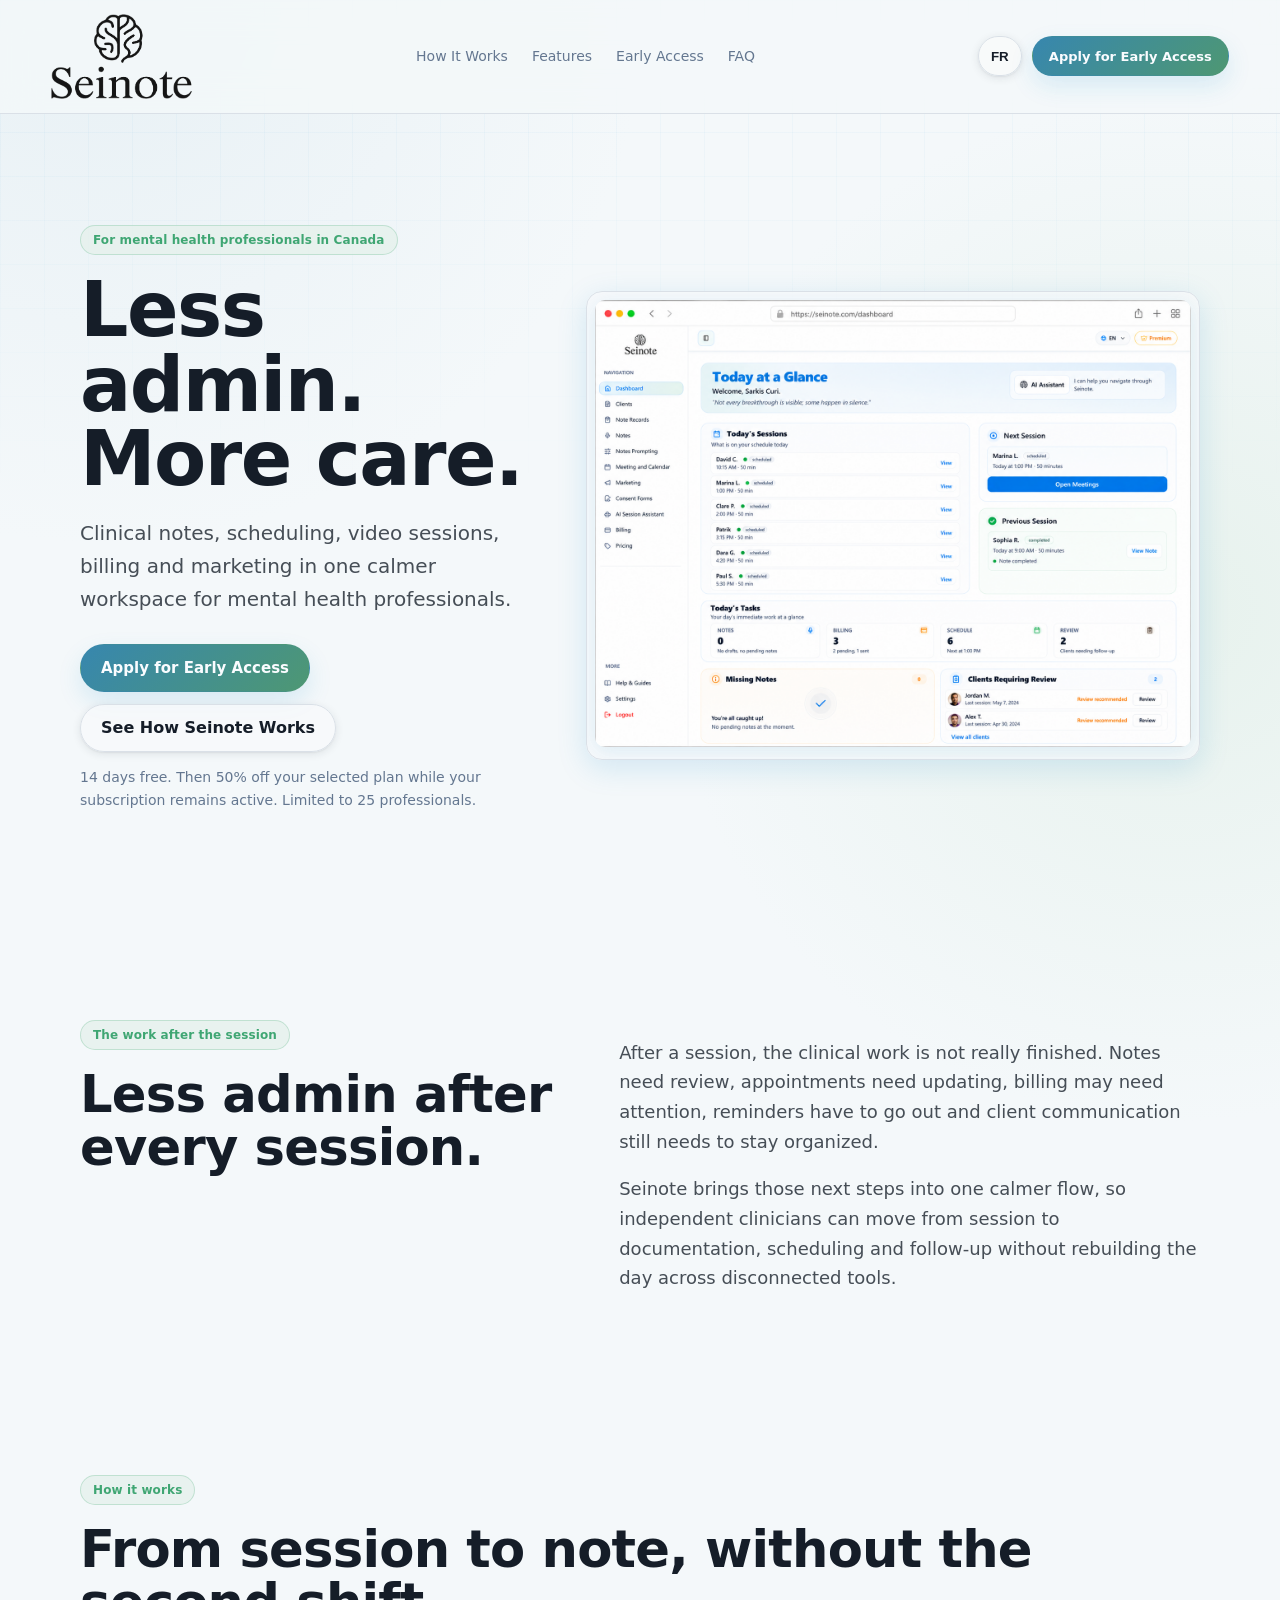
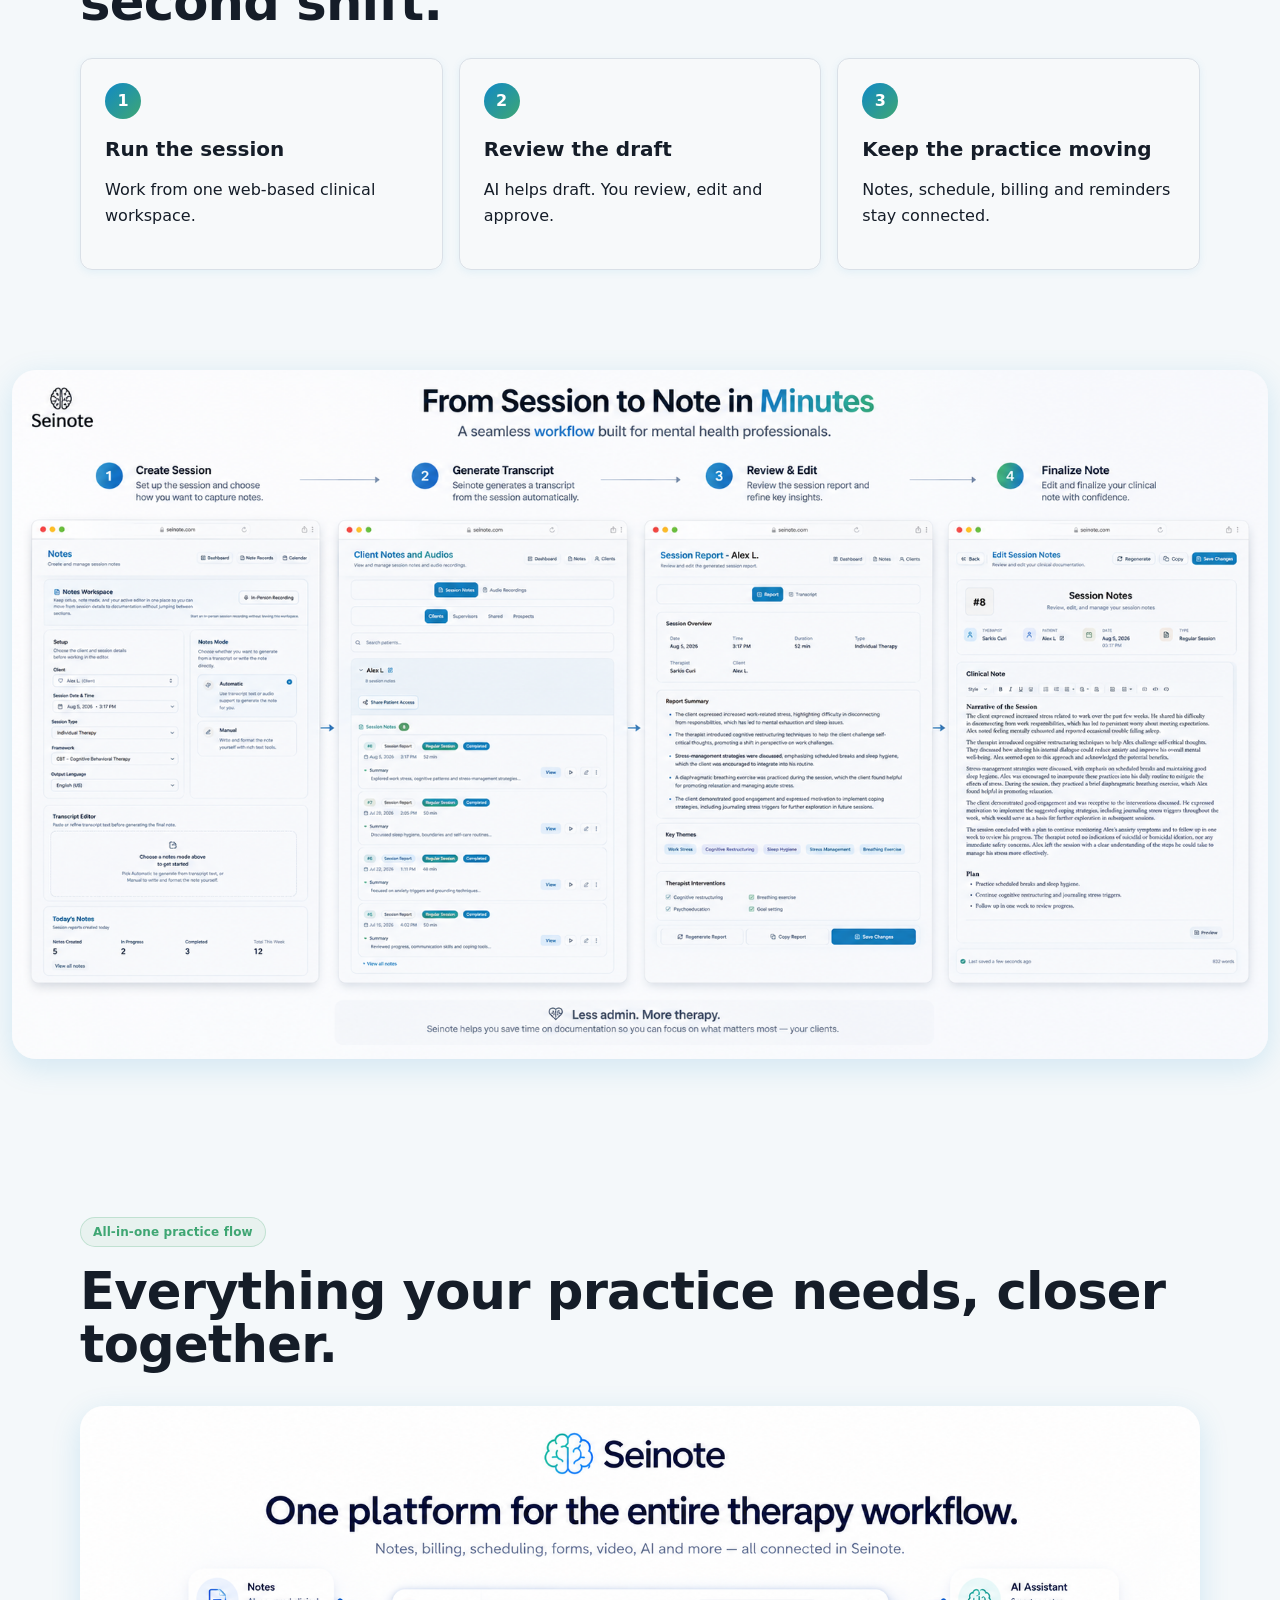
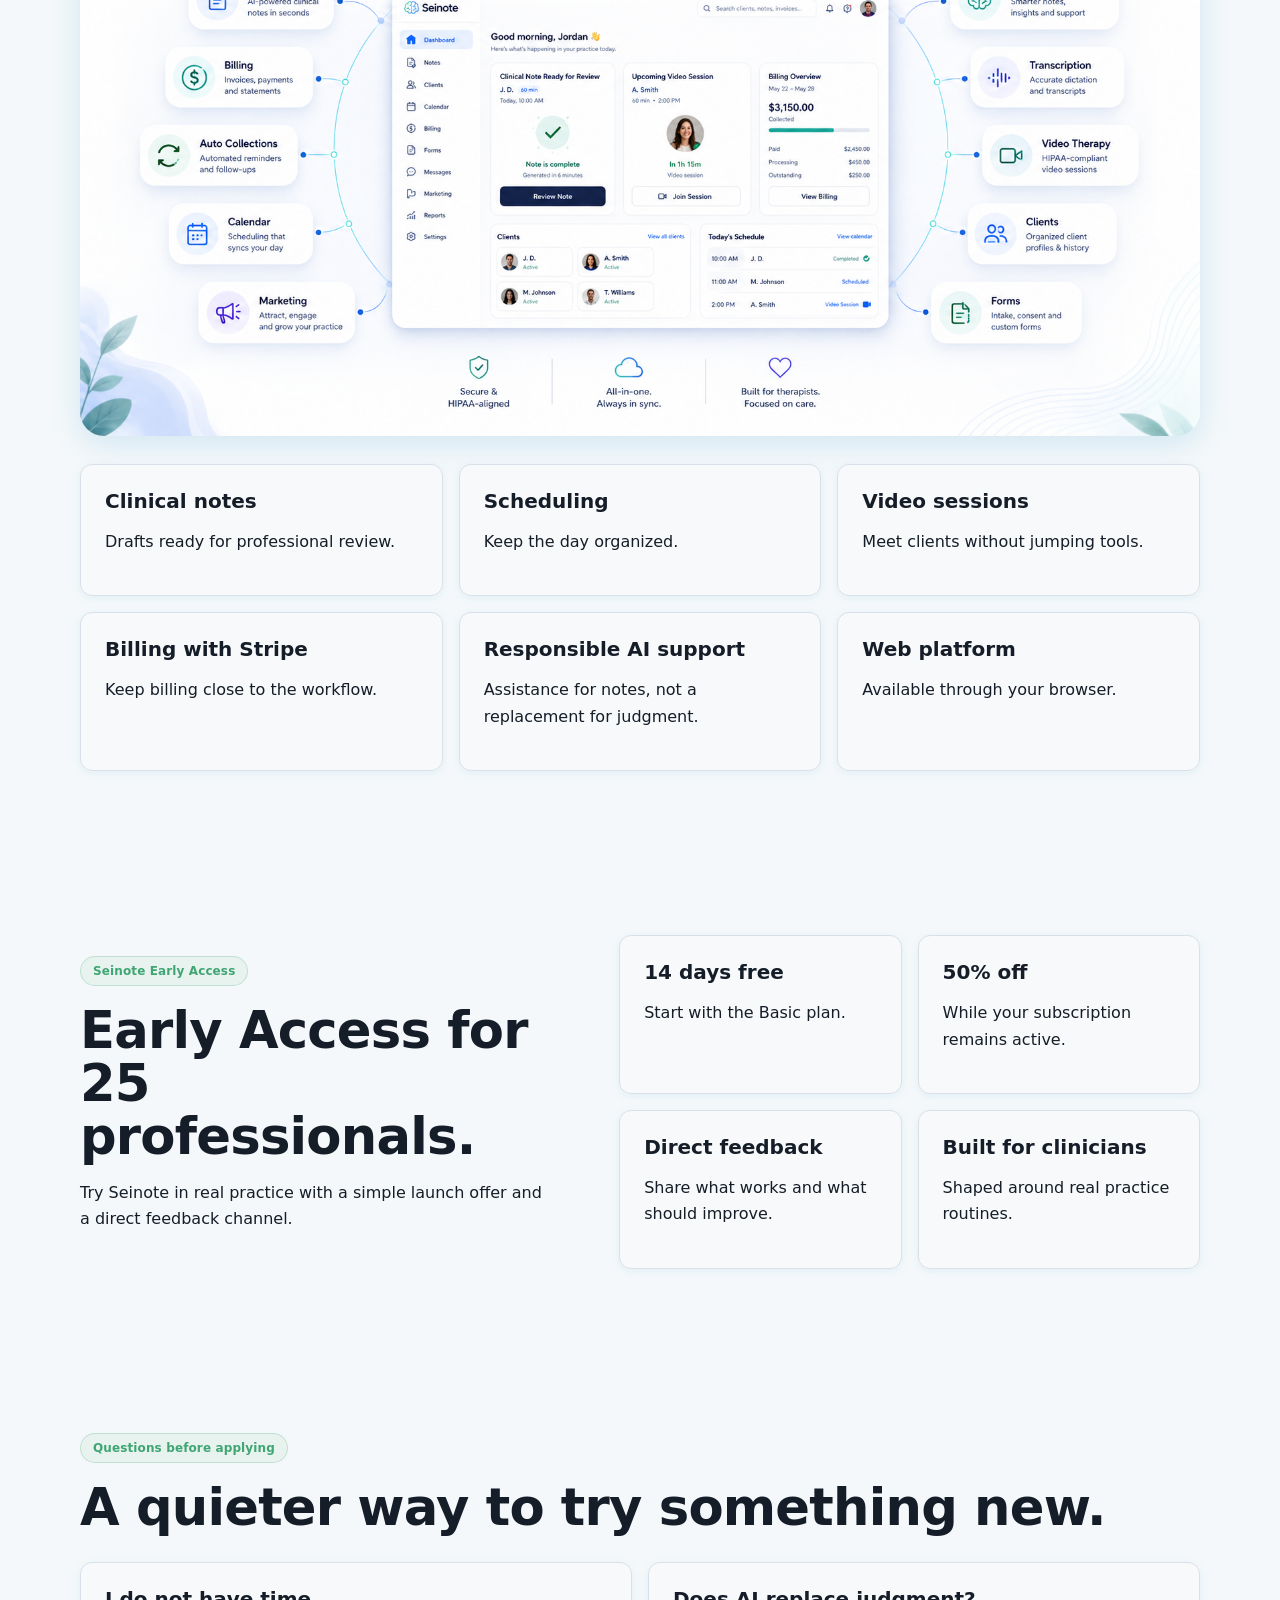
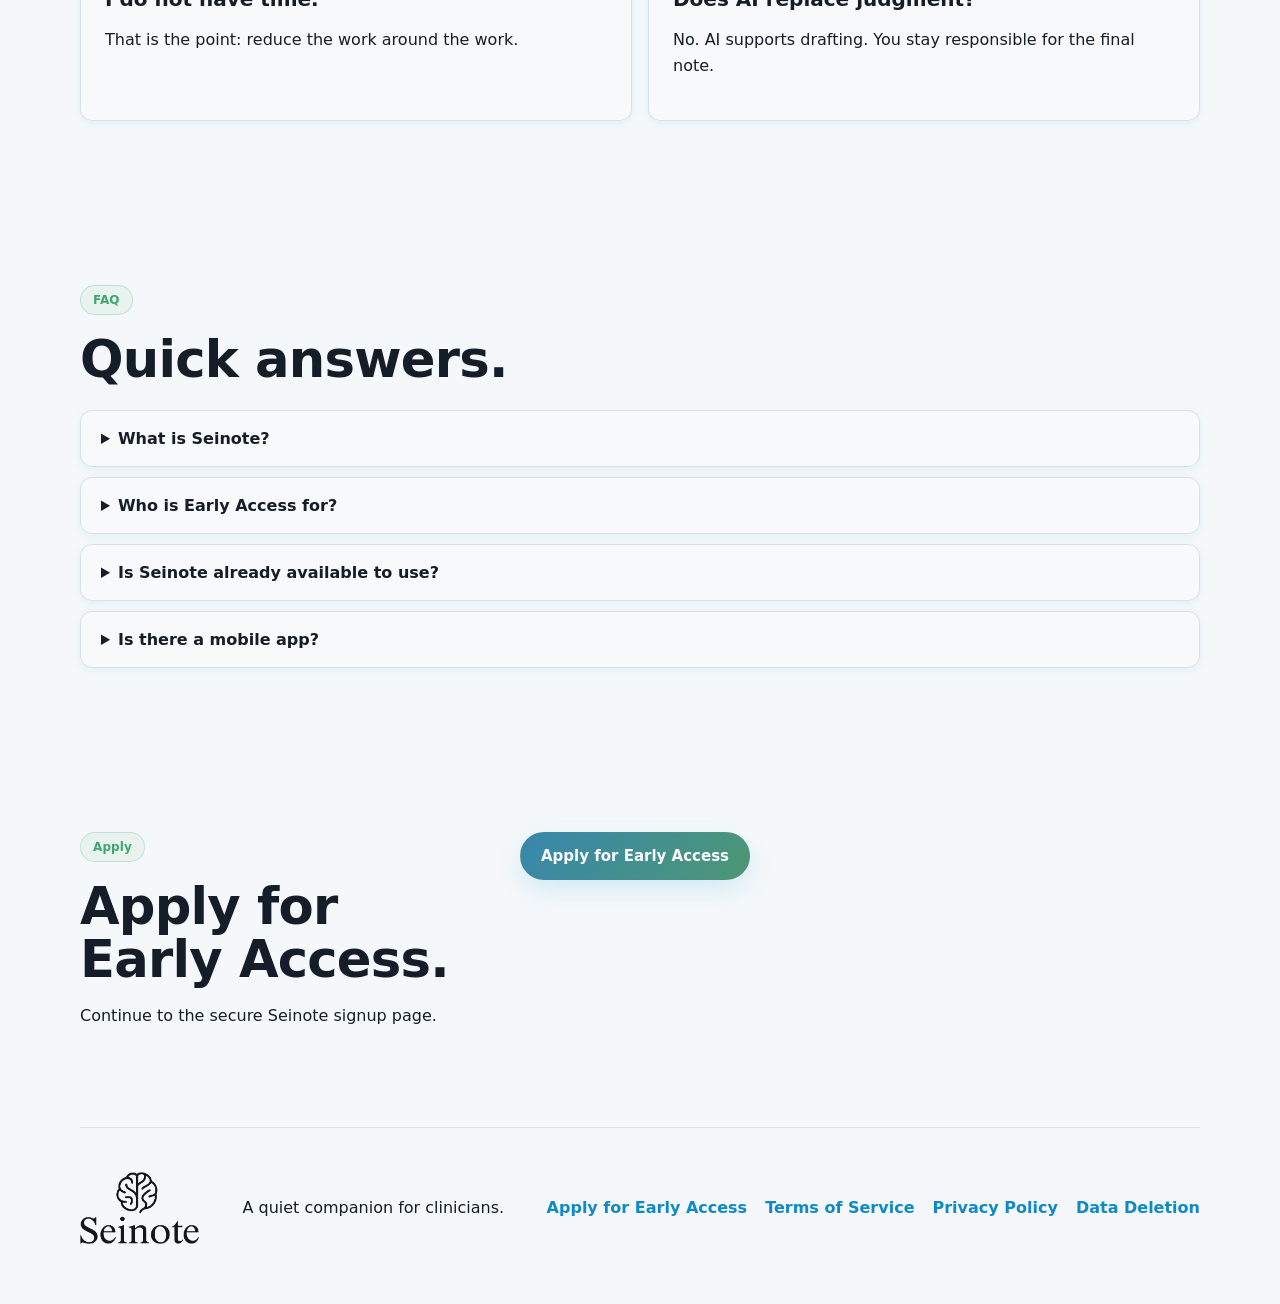
<file: index.html>
<!doctype html>
<html lang="en-CA">
  <head>
    <meta charset="utf-8" />
    <meta name="viewport" content="width=device-width, initial-scale=1" />
    <title>Seinote Early Access | Clinical Practice Platform for Mental Health Professionals</title>
    <meta name="description" content="Apply for Seinote Early Access. Selected Canadian mental health professionals receive 14 days free and 50% off while their subscription remains active." />
    <meta property="og:title" content="Seinote Early Access" />
    <meta property="og:description" content="Less admin. More care. Clinical notes, scheduling, video, billing and marketing in one calmer workspace." />
    <meta property="og:site_name" content="Seinote" />
    <meta property="og:locale" content="en_CA" />
    <meta property="og:image" content="assets/seinote/seinote-logo.png" />
    <link rel="icon" href="assets/seinote/favicon.png" />
    <link rel="stylesheet" href="seinote-early-access.css" />
    <!-- Google tag (gtag.js) -->
    <script async src="https://www.googletagmanager.com/gtag/js?id=AW-18244315052"></script>
    <script>
      window.dataLayer = window.dataLayer || [];
      function gtag(){dataLayer.push(arguments);}
      gtag("js", new Date());
      gtag("config", "AW-18244315052", { linker: { domains: ["marketing.seinote.ca", "seinote.com"] } });
    </script>
    <script>
      window.SEINOTE_META_PIXEL_ID = "1789780935779211";
    </script>
  </head>
  <body class="intro-active">
    <div class="intro-screen" aria-hidden="true">
      <div class="intro-glow"></div>
      <div class="intro-card">
        <img src="assets/seinote/seinote-logo.png" alt="" />
        <span data-i18n="intro_platform">Clinical Practice Platform</span>
      </div>
      <div class="intro-line"></div>
    </div>
    <header class="site-header">
      <a class="logo-link" href="#top" aria-label="Seinote Early Access home">
        <img src="assets/seinote/seinote-logo.png" alt="Seinote" />
      </a>
      <nav aria-label="Landing navigation">
        <a href="#how-it-works" data-i18n="nav_how">How It Works</a>
        <a href="#features" data-i18n="nav_features">Features</a>
        <a href="#early-access" data-i18n="nav_early">Early Access</a>
        <a href="#faq" data-i18n="nav_faq">FAQ</a>
      </nav>
      <div class="header-actions">
        <button class="language-toggle" type="button" data-language-toggle aria-label="Switch language">FR</button>
        <a class="button primary small cta-button" href="https://seinote.com/login" data-track="primary_cta">
          <span data-i18n="cta_apply">Apply for Early Access</span>
        </a>
      </div>
    </header>

    <main id="top">
      <section class="hero section">
        <div class="hero-copy">
          <span class="eyebrow" data-i18n="hero_eyebrow">For mental health professionals in Canada</span>
          <h1 data-i18n="hero_title">Less admin. More care.</h1>
          <p class="lead" data-i18n="hero_lead">Clinical notes, scheduling, video sessions, billing and marketing in one calmer workspace for mental health professionals.</p>
          <div class="hero-actions">
            <a class="button primary cta-button" href="https://seinote.com/login" data-track="primary_cta">
              <span data-i18n="cta_apply">Apply for Early Access</span>
            </a>
            <a class="button secondary" href="#how-it-works" data-track="secondary_cta" data-i18n="cta_see_how">See How Seinote Works</a>
          </div>
          <p class="micro" data-i18n="hero_micro">14 days free. Then 50% off your selected plan while your subscription remains active. Limited to 25 professionals.</p>
        </div>
        <div class="product-frame hero-image-frame" aria-label="Seinote dashboard preview">
          <img src="assets/seinote/seinote-dashboard-hero.png" alt="Seinote dashboard preview showing sessions, tasks and clinical workflow overview" />
        </div>
      </section>

      <section class="section split problem">
        <div>
          <span class="eyebrow" data-i18n="problem_eyebrow">The work after the session</span>
          <h2 data-i18n="problem_title">Less admin after every session.</h2>
        </div>
        <div class="stack">
          <p data-i18n="problem_p1">After a session, the clinical work is not really finished. Notes need review, appointments need updating, billing may need attention, reminders have to go out and client communication still needs to stay organized.</p>
          <p data-i18n="problem_p2">Seinote brings those next steps into one calmer flow, so independent clinicians can move from session to documentation, scheduling and follow-up without rebuilding the day across disconnected tools.</p>
        </div>
      </section>

      <section id="how-it-works" class="section">
        <span class="eyebrow" data-i18n="how_eyebrow">How it works</span>
        <h2 data-i18n="how_title">From session to note, without the second shift.</h2>
        <div class="cards three">
          <article><b>1</b><h3 data-i18n="how_1_title">Run the session</h3><p data-i18n="how_1_body">Work from one web-based clinical workspace.</p></article>
          <article><b>2</b><h3 data-i18n="how_2_title">Review the draft</h3><p data-i18n="how_2_body">AI helps draft. You review, edit and approve.</p></article>
          <article><b>3</b><h3 data-i18n="how_3_title">Keep the practice moving</h3><p data-i18n="how_3_body">Notes, schedule, billing and reminders stay connected.</p></article>
        </div>
      </section>

      <section class="section notes-flow" aria-label="Seinote session to note workflow">
        <img src="assets/seinote/seinote-notes-flow.png" alt="Seinote workflow from session creation to finalized clinical note" />
      </section>

      <section id="features" class="section flow">
        <div>
          <span class="eyebrow" data-i18n="features_eyebrow">All-in-one practice flow</span>
          <h2 data-i18n="features_title">Everything your practice needs, closer together.</h2>
        </div>
        <figure class="feature-overview-image">
          <img src="assets/seinote/seinote-practice-overview.png" alt="Seinote platform overview showing notes, billing, scheduling, forms, video, AI and client workflows connected in one place" />
        </figure>
        <div class="feature-grid">
          <article><h3 data-i18n="feature_1_title">Clinical notes</h3><p data-i18n="feature_1_body">Drafts ready for professional review.</p></article>
          <article><h3 data-i18n="feature_2_title">Scheduling</h3><p data-i18n="feature_2_body">Keep the day organized.</p></article>
          <article><h3 data-i18n="feature_3_title">Video sessions</h3><p data-i18n="feature_3_body">Meet clients without jumping tools.</p></article>
          <article><h3 data-i18n="feature_4_title">Billing with Stripe</h3><p data-i18n="feature_4_body">Keep billing close to the workflow.</p></article>
          <article><h3 data-i18n="feature_5_title">Responsible AI support</h3><p data-i18n="feature_5_body">Assistance for notes, not a replacement for judgment.</p></article>
          <article><h3 data-i18n="feature_6_title">Web platform</h3><p data-i18n="feature_6_body">Available through your browser.</p></article>
        </div>
      </section>

      <section id="early-access" class="section early">
        <div class="early-copy">
          <span class="eyebrow" data-i18n="early_eyebrow">Seinote Early Access</span>
          <h2 data-i18n="early_title">Early Access for 25 professionals.</h2>
          <p data-i18n="early_body">Try Seinote in real practice with a simple launch offer and a direct feedback channel.</p>
        </div>
        <div class="benefits">
          <article><h3 data-i18n="benefit_1_title">14 days free</h3><p data-i18n="benefit_1_body">Start with the Basic plan.</p></article>
          <article><h3 data-i18n="benefit_2_title">50% off</h3><p data-i18n="benefit_2_body">While your subscription remains active.</p></article>
          <article><h3 data-i18n="benefit_3_title">Direct feedback</h3><p data-i18n="benefit_3_body">Share what works and what should improve.</p></article>
          <article><h3 data-i18n="benefit_4_title">Built for clinicians</h3><p data-i18n="benefit_4_body">Shaped around real practice routines.</p></article>
        </div>
      </section>

      <section class="section objections">
        <span class="eyebrow" data-i18n="objections_eyebrow">Questions before applying</span>
        <h2 data-i18n="objections_title">A quieter way to try something new.</h2>
        <div class="cards two">
          <article><h3 data-i18n="objection_1_title">I do not have time.</h3><p data-i18n="objection_1_body">That is the point: reduce the work around the work.</p></article>
          <article><h3 data-i18n="objection_2_title">Does AI replace judgment?</h3><p data-i18n="objection_2_body">No. AI supports drafting. You stay responsible for the final note.</p></article>
        </div>
      </section>

      <section id="faq" class="section faq">
        <span class="eyebrow" data-i18n="faq_eyebrow">FAQ</span>
        <h2 data-i18n="faq_title">Quick answers.</h2>
        <div class="faq-list">
          <details><summary data-i18n="faq_1_q">What is Seinote?</summary><p data-i18n="faq_1_a">Seinote is a web platform for clinical notes, scheduling, video sessions and billing workflows.</p></details>
          <details><summary data-i18n="faq_2_q">Who is Early Access for?</summary><p data-i18n="faq_2_a">Mental health professionals in Canada, especially independent and growing practices.</p></details>
          <details><summary data-i18n="faq_3_q">Is Seinote already available to use?</summary><p data-i18n="faq_3_a">Yes. Early Access is for selected professionals to use Seinote in real practice.</p></details>
          <details><summary data-i18n="faq_4_q">Is there a mobile app?</summary><p data-i18n="faq_4_a">No. Seinote is currently available as a web platform.</p></details>
        </div>
      </section>

      <section class="section apply">
        <div>
          <span class="eyebrow" data-i18n="apply_eyebrow">Apply</span>
          <h2 data-i18n="apply_title">Apply for Early Access.</h2>
          <p data-i18n="apply_body">Continue to the secure Seinote signup page.</p>
        </div>
        <div class="apply-action">
          <a class="button primary cta-button" href="https://seinote.com/login" data-track="primary_cta">
            <span data-i18n="cta_apply">Apply for Early Access</span>
          </a>
        </div>
      </section>
    </main>

    <footer class="footer">
      <img src="assets/seinote/seinote-logo.png" alt="Seinote" />
      <p data-i18n="footer_line">A quiet companion for clinicians.</p>
      <div class="footer-links">
        <a href="https://seinote.com/login" data-track="primary_cta" data-i18n="cta_apply">Apply for Early Access</a>
        <a href="/terms">Terms of Service</a>
        <a href="/privacy">Privacy Policy</a>
        <a href="/data-deletion">Data Deletion</a>
      </div>
    </footer>

    <script src="seinote-early-access.js" defer></script>
  </body>
</html>
</file>
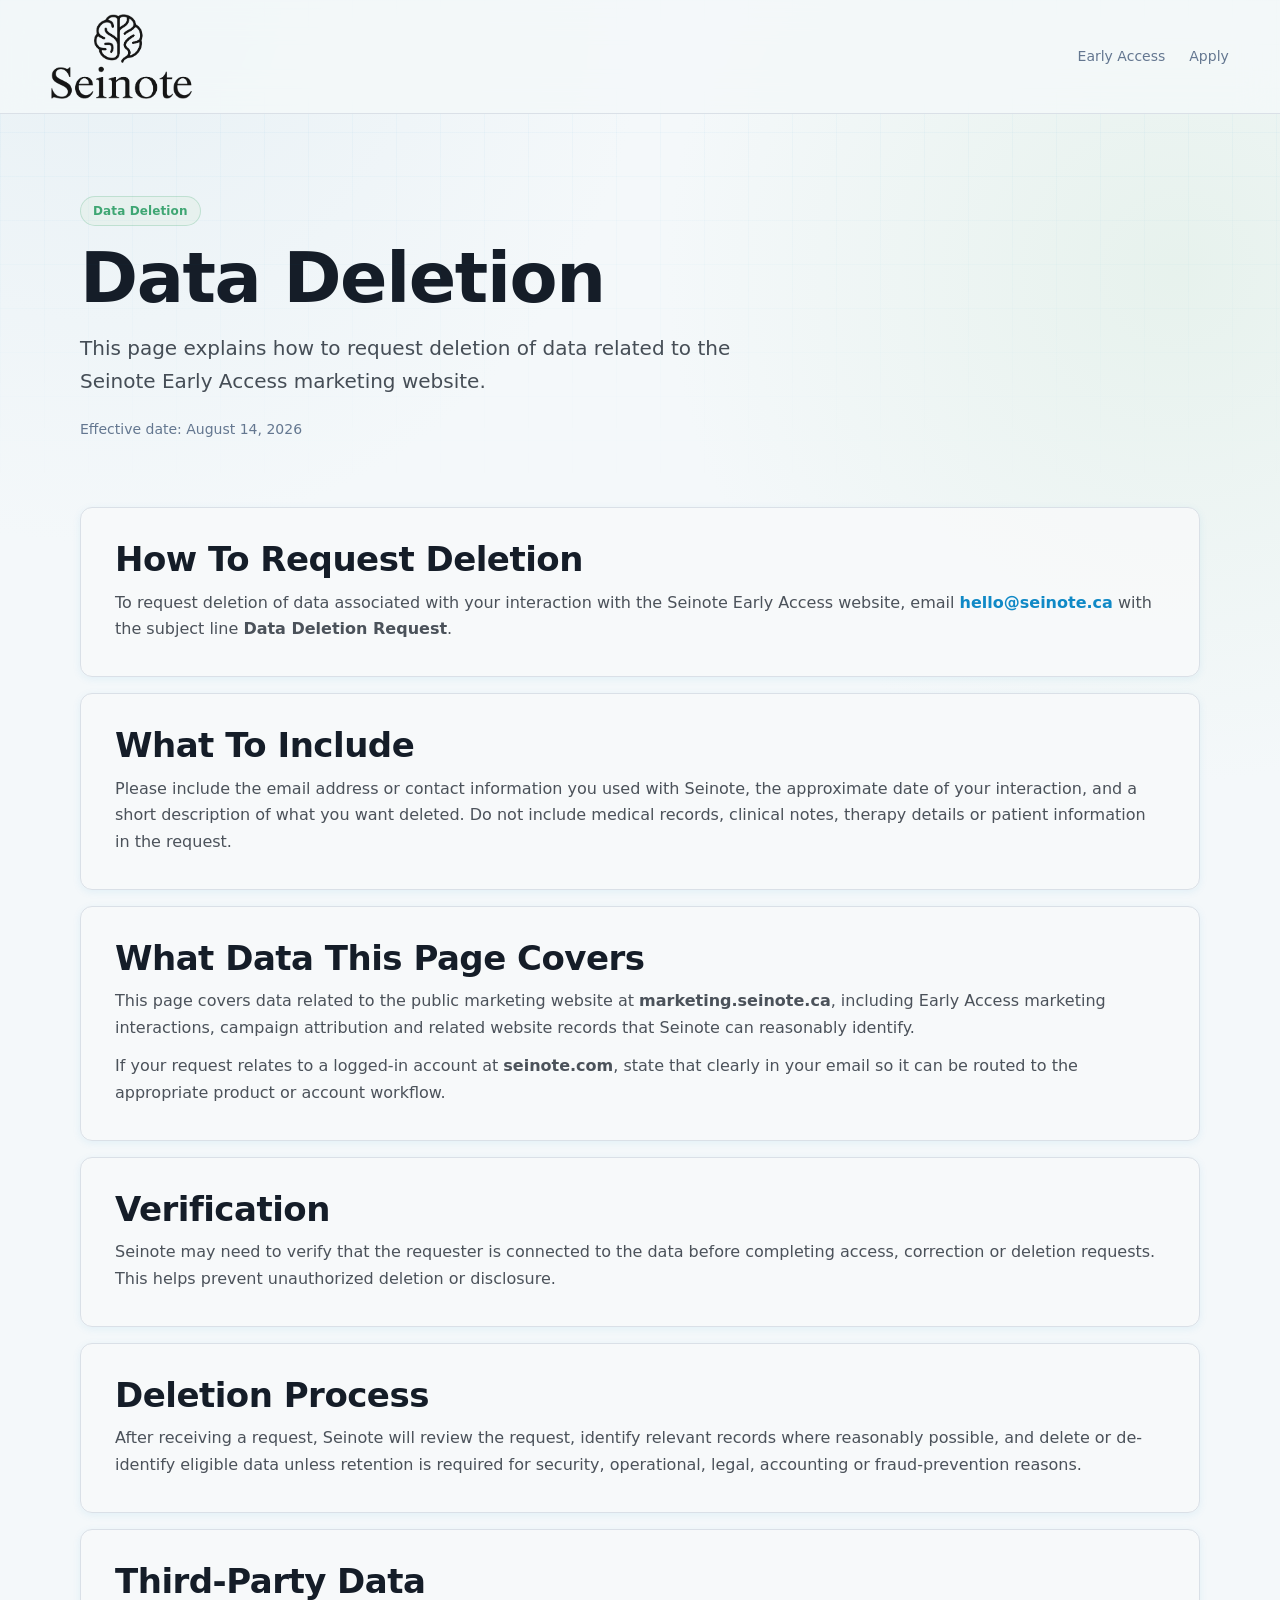
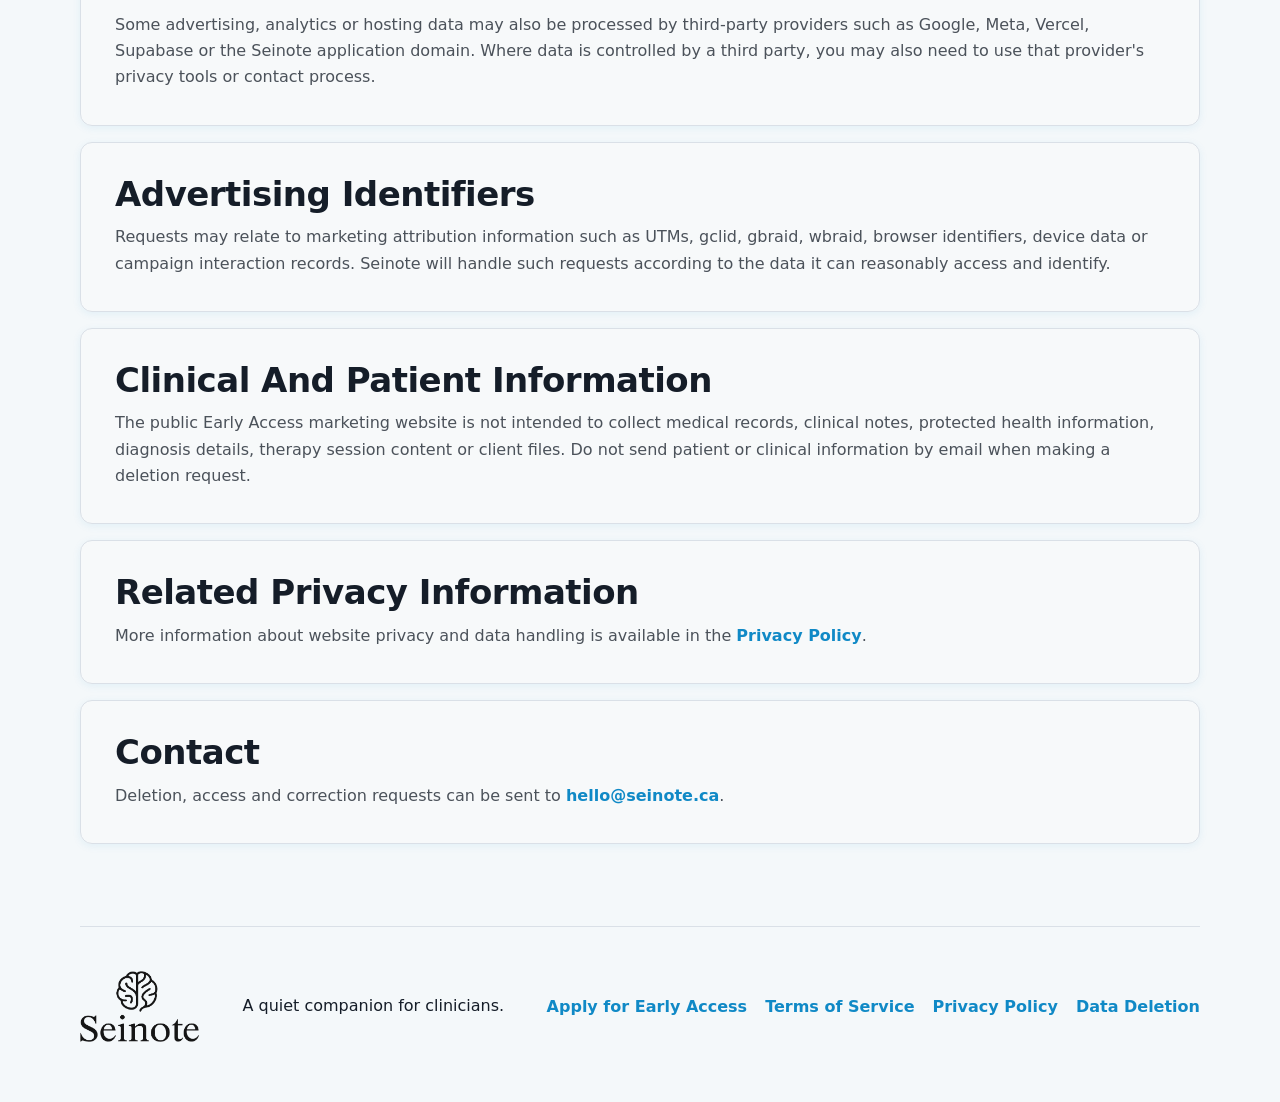
<file: data-deletion.html>
<!doctype html>
<html lang="en-CA">
  <head>
    <meta charset="utf-8" />
    <meta name="viewport" content="width=device-width, initial-scale=1" />
    <title>Data Deletion | Seinote</title>
    <meta name="description" content="How to request deletion of data related to the Seinote Early Access marketing website." />
    <meta property="og:title" content="Seinote Data Deletion" />
    <meta property="og:description" content="How users can request access, correction or deletion of data related to Seinote Early Access." />
    <meta property="og:site_name" content="Seinote" />
    <meta property="og:locale" content="en_CA" />
    <link rel="icon" href="/assets/seinote/favicon.png" />
    <link rel="stylesheet" href="/seinote-early-access.css" />
  </head>
  <body>
    <header class="site-header">
      <a class="logo-link" href="/" aria-label="Seinote Early Access home">
        <img src="/assets/seinote/seinote-logo.png" alt="Seinote" />
      </a>
      <nav aria-label="Data deletion navigation">
        <a href="/">Early Access</a>
        <a href="https://seinote.com/login">Apply</a>
      </nav>
    </header>

    <main id="top">
      <section class="section privacy-hero">
        <span class="eyebrow">Data Deletion</span>
        <h1>Data Deletion</h1>
        <p class="lead">This page explains how to request deletion of data related to the Seinote Early Access marketing website.</p>
        <p class="micro">Effective date: August 14, 2026</p>
      </section>

      <section class="section privacy-content">
        <article>
          <h2>How To Request Deletion</h2>
          <p>To request deletion of data associated with your interaction with the Seinote Early Access website, email <a href="mailto:hello@seinote.ca">hello@seinote.ca</a> with the subject line <strong>Data Deletion Request</strong>.</p>
        </article>

        <article>
          <h2>What To Include</h2>
          <p>Please include the email address or contact information you used with Seinote, the approximate date of your interaction, and a short description of what you want deleted. Do not include medical records, clinical notes, therapy details or patient information in the request.</p>
        </article>

        <article>
          <h2>What Data This Page Covers</h2>
          <p>This page covers data related to the public marketing website at <strong>marketing.seinote.ca</strong>, including Early Access marketing interactions, campaign attribution and related website records that Seinote can reasonably identify.</p>
          <p>If your request relates to a logged-in account at <strong>seinote.com</strong>, state that clearly in your email so it can be routed to the appropriate product or account workflow.</p>
        </article>

        <article>
          <h2>Verification</h2>
          <p>Seinote may need to verify that the requester is connected to the data before completing access, correction or deletion requests. This helps prevent unauthorized deletion or disclosure.</p>
        </article>

        <article>
          <h2>Deletion Process</h2>
          <p>After receiving a request, Seinote will review the request, identify relevant records where reasonably possible, and delete or de-identify eligible data unless retention is required for security, operational, legal, accounting or fraud-prevention reasons.</p>
        </article>

        <article>
          <h2>Third-Party Data</h2>
          <p>Some advertising, analytics or hosting data may also be processed by third-party providers such as Google, Meta, Vercel, Supabase or the Seinote application domain. Where data is controlled by a third party, you may also need to use that provider's privacy tools or contact process.</p>
        </article>

        <article>
          <h2>Advertising Identifiers</h2>
          <p>Requests may relate to marketing attribution information such as UTMs, gclid, gbraid, wbraid, browser identifiers, device data or campaign interaction records. Seinote will handle such requests according to the data it can reasonably access and identify.</p>
        </article>

        <article>
          <h2>Clinical And Patient Information</h2>
          <p>The public Early Access marketing website is not intended to collect medical records, clinical notes, protected health information, diagnosis details, therapy session content or client files. Do not send patient or clinical information by email when making a deletion request.</p>
        </article>

        <article>
          <h2>Related Privacy Information</h2>
          <p>More information about website privacy and data handling is available in the <a href="/privacy">Privacy Policy</a>.</p>
        </article>

        <article>
          <h2>Contact</h2>
          <p>Deletion, access and correction requests can be sent to <a href="mailto:hello@seinote.ca">hello@seinote.ca</a>.</p>
        </article>
      </section>
    </main>

    <footer class="footer">
      <img src="/assets/seinote/seinote-logo.png" alt="Seinote" />
      <p>A quiet companion for clinicians.</p>
      <div class="footer-links">
        <a href="https://seinote.com/login">Apply for Early Access</a>
        <a href="/terms">Terms of Service</a>
        <a href="/privacy">Privacy Policy</a>
        <a href="/data-deletion">Data Deletion</a>
      </div>
    </footer>
  </body>
</html>
</file>
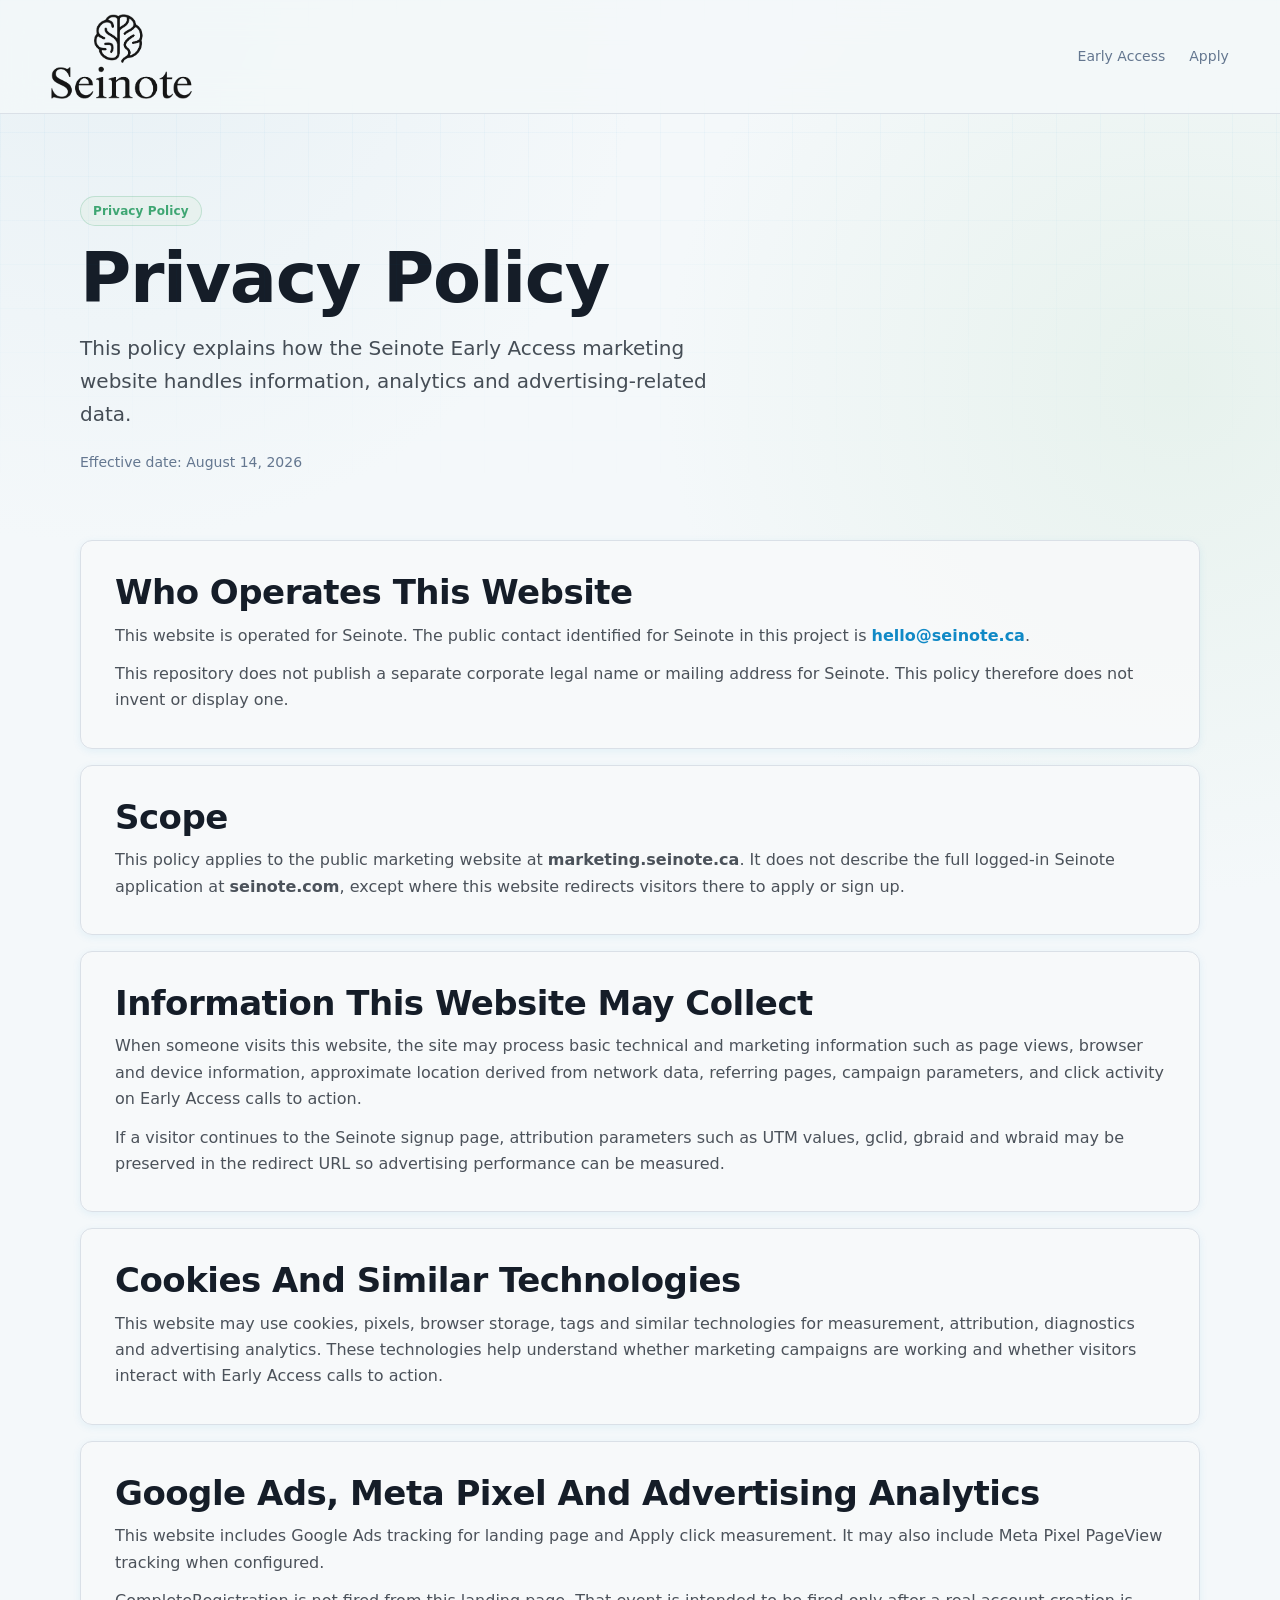
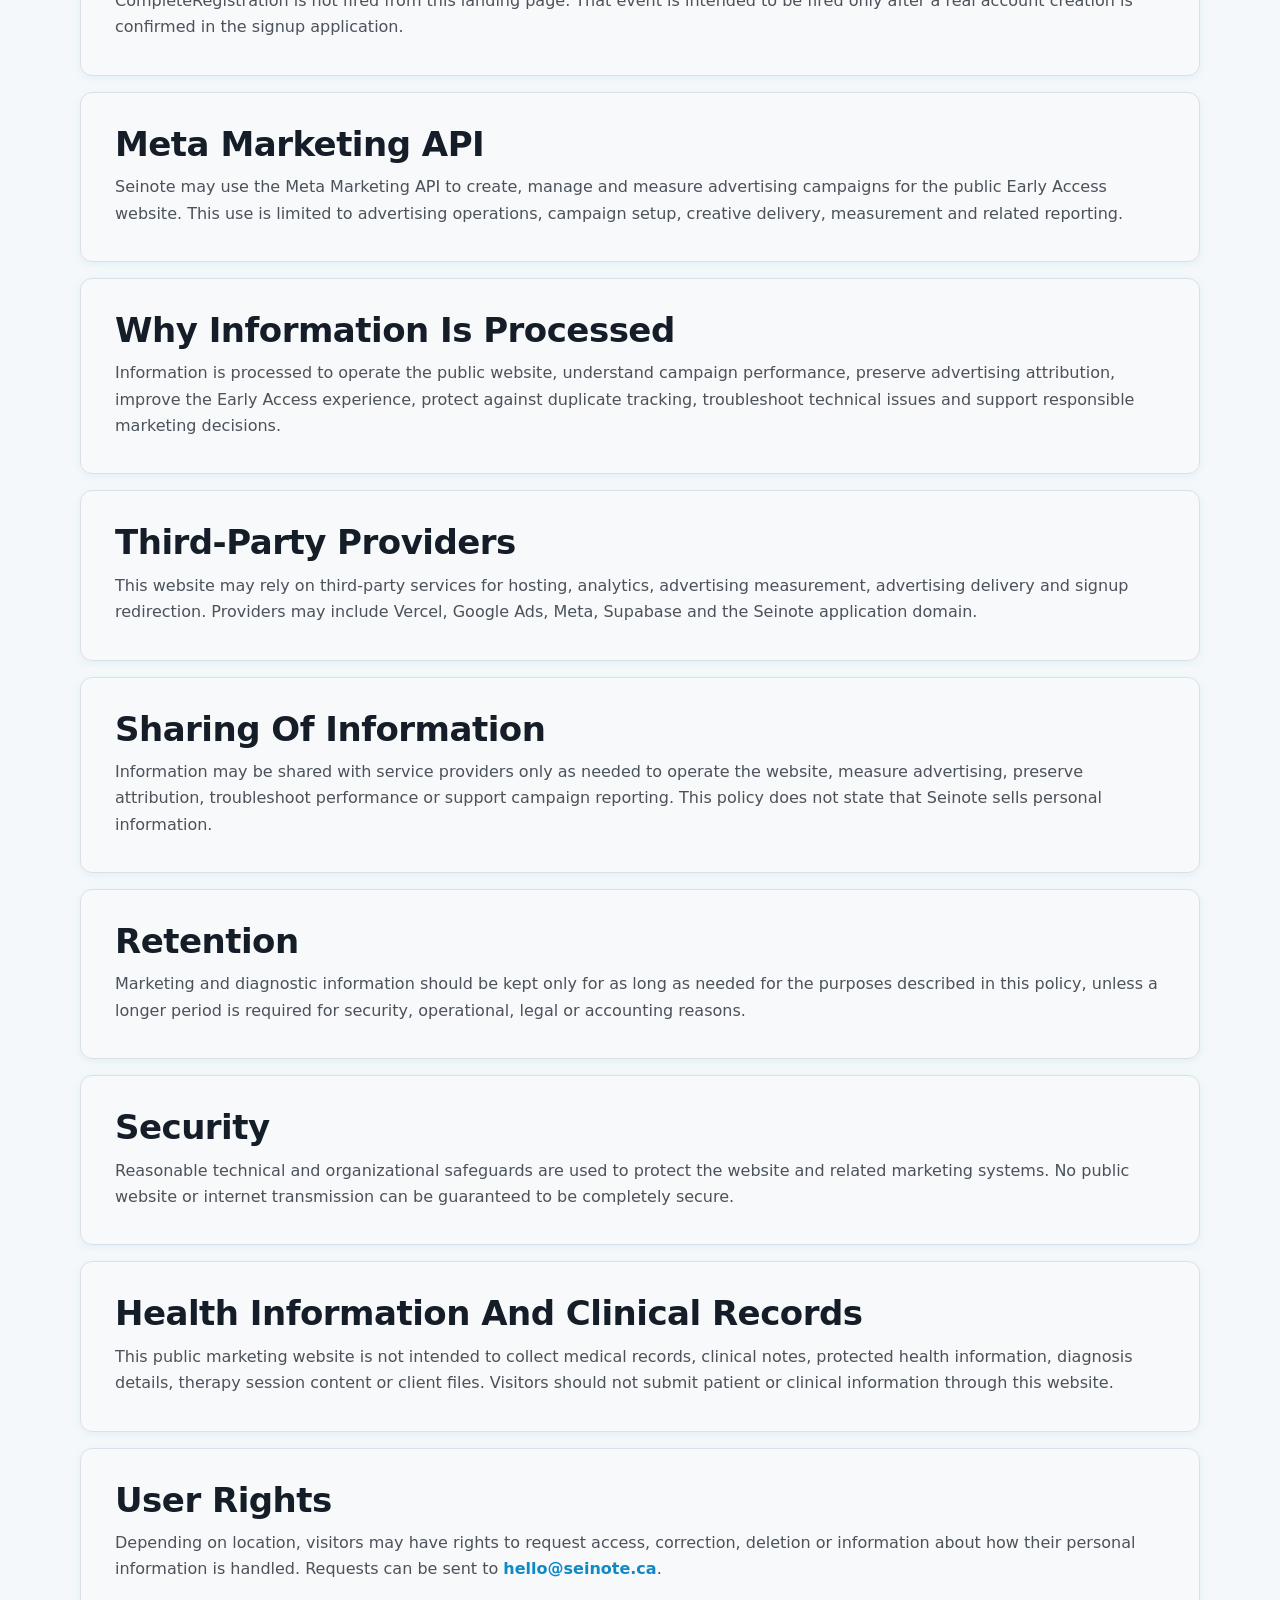
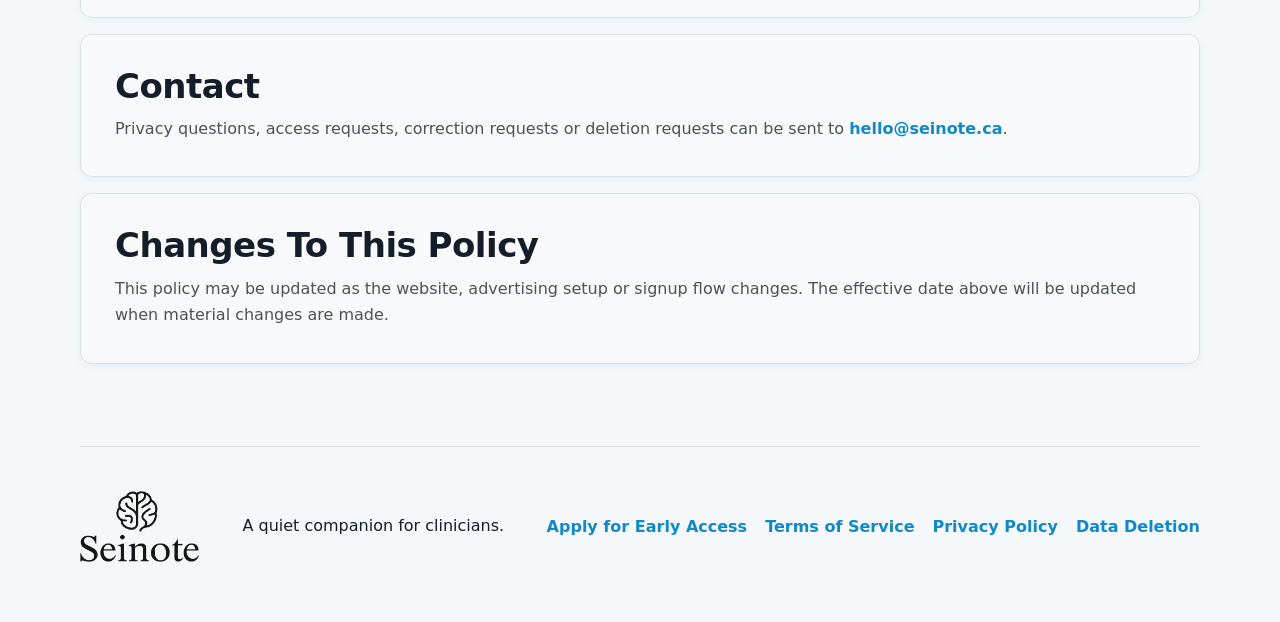
<file: privacy.html>
<!doctype html>
<html lang="en-CA">
  <head>
    <meta charset="utf-8" />
    <meta name="viewport" content="width=device-width, initial-scale=1" />
    <title>Privacy Policy | Seinote</title>
    <meta name="description" content="Privacy Policy for the Seinote Early Access marketing website." />
    <meta property="og:title" content="Seinote Privacy Policy" />
    <meta property="og:description" content="How the Seinote Early Access marketing website handles privacy, analytics and advertising data." />
    <meta property="og:site_name" content="Seinote" />
    <meta property="og:locale" content="en_CA" />
    <link rel="icon" href="/assets/seinote/favicon.png" />
    <link rel="stylesheet" href="/seinote-early-access.css" />
  </head>
  <body>
    <header class="site-header">
      <a class="logo-link" href="/" aria-label="Seinote Early Access home">
        <img src="/assets/seinote/seinote-logo.png" alt="Seinote" />
      </a>
      <nav aria-label="Privacy navigation">
        <a href="/">Early Access</a>
        <a href="https://seinote.com/login">Apply</a>
      </nav>
    </header>

    <main id="top">
      <section class="section privacy-hero">
        <span class="eyebrow">Privacy Policy</span>
        <h1>Privacy Policy</h1>
        <p class="lead">This policy explains how the Seinote Early Access marketing website handles information, analytics and advertising-related data.</p>
        <p class="micro">Effective date: August 14, 2026</p>
      </section>

      <section class="section privacy-content">
        <article>
          <h2>Who Operates This Website</h2>
          <p>This website is operated for Seinote. The public contact identified for Seinote in this project is <a href="mailto:hello@seinote.ca">hello@seinote.ca</a>.</p>
          <p>This repository does not publish a separate corporate legal name or mailing address for Seinote. This policy therefore does not invent or display one.</p>
        </article>

        <article>
          <h2>Scope</h2>
          <p>This policy applies to the public marketing website at <strong>marketing.seinote.ca</strong>. It does not describe the full logged-in Seinote application at <strong>seinote.com</strong>, except where this website redirects visitors there to apply or sign up.</p>
        </article>

        <article>
          <h2>Information This Website May Collect</h2>
          <p>When someone visits this website, the site may process basic technical and marketing information such as page views, browser and device information, approximate location derived from network data, referring pages, campaign parameters, and click activity on Early Access calls to action.</p>
          <p>If a visitor continues to the Seinote signup page, attribution parameters such as UTM values, gclid, gbraid and wbraid may be preserved in the redirect URL so advertising performance can be measured.</p>
        </article>

        <article>
          <h2>Cookies And Similar Technologies</h2>
          <p>This website may use cookies, pixels, browser storage, tags and similar technologies for measurement, attribution, diagnostics and advertising analytics. These technologies help understand whether marketing campaigns are working and whether visitors interact with Early Access calls to action.</p>
        </article>

        <article>
          <h2>Google Ads, Meta Pixel And Advertising Analytics</h2>
          <p>This website includes Google Ads tracking for landing page and Apply click measurement. It may also include Meta Pixel PageView tracking when configured.</p>
          <p>CompleteRegistration is not fired from this landing page. That event is intended to be fired only after a real account creation is confirmed in the signup application.</p>
        </article>

        <article>
          <h2>Meta Marketing API</h2>
          <p>Seinote may use the Meta Marketing API to create, manage and measure advertising campaigns for the public Early Access website. This use is limited to advertising operations, campaign setup, creative delivery, measurement and related reporting.</p>
        </article>

        <article>
          <h2>Why Information Is Processed</h2>
          <p>Information is processed to operate the public website, understand campaign performance, preserve advertising attribution, improve the Early Access experience, protect against duplicate tracking, troubleshoot technical issues and support responsible marketing decisions.</p>
        </article>

        <article>
          <h2>Third-Party Providers</h2>
          <p>This website may rely on third-party services for hosting, analytics, advertising measurement, advertising delivery and signup redirection. Providers may include Vercel, Google Ads, Meta, Supabase and the Seinote application domain.</p>
        </article>

        <article>
          <h2>Sharing Of Information</h2>
          <p>Information may be shared with service providers only as needed to operate the website, measure advertising, preserve attribution, troubleshoot performance or support campaign reporting. This policy does not state that Seinote sells personal information.</p>
        </article>

        <article>
          <h2>Retention</h2>
          <p>Marketing and diagnostic information should be kept only for as long as needed for the purposes described in this policy, unless a longer period is required for security, operational, legal or accounting reasons.</p>
        </article>

        <article>
          <h2>Security</h2>
          <p>Reasonable technical and organizational safeguards are used to protect the website and related marketing systems. No public website or internet transmission can be guaranteed to be completely secure.</p>
        </article>

        <article>
          <h2>Health Information And Clinical Records</h2>
          <p>This public marketing website is not intended to collect medical records, clinical notes, protected health information, diagnosis details, therapy session content or client files. Visitors should not submit patient or clinical information through this website.</p>
        </article>

        <article>
          <h2>User Rights</h2>
          <p>Depending on location, visitors may have rights to request access, correction, deletion or information about how their personal information is handled. Requests can be sent to <a href="mailto:hello@seinote.ca">hello@seinote.ca</a>.</p>
        </article>

        <article>
          <h2>Contact</h2>
          <p>Privacy questions, access requests, correction requests or deletion requests can be sent to <a href="mailto:hello@seinote.ca">hello@seinote.ca</a>.</p>
        </article>

        <article>
          <h2>Changes To This Policy</h2>
          <p>This policy may be updated as the website, advertising setup or signup flow changes. The effective date above will be updated when material changes are made.</p>
        </article>
      </section>
    </main>

    <footer class="footer">
      <img src="/assets/seinote/seinote-logo.png" alt="Seinote" />
      <p>A quiet companion for clinicians.</p>
      <div class="footer-links">
        <a href="https://seinote.com/login">Apply for Early Access</a>
        <a href="/terms">Terms of Service</a>
        <a href="/privacy">Privacy Policy</a>
        <a href="/data-deletion">Data Deletion</a>
      </div>
    </footer>
  </body>
</html>
</file>
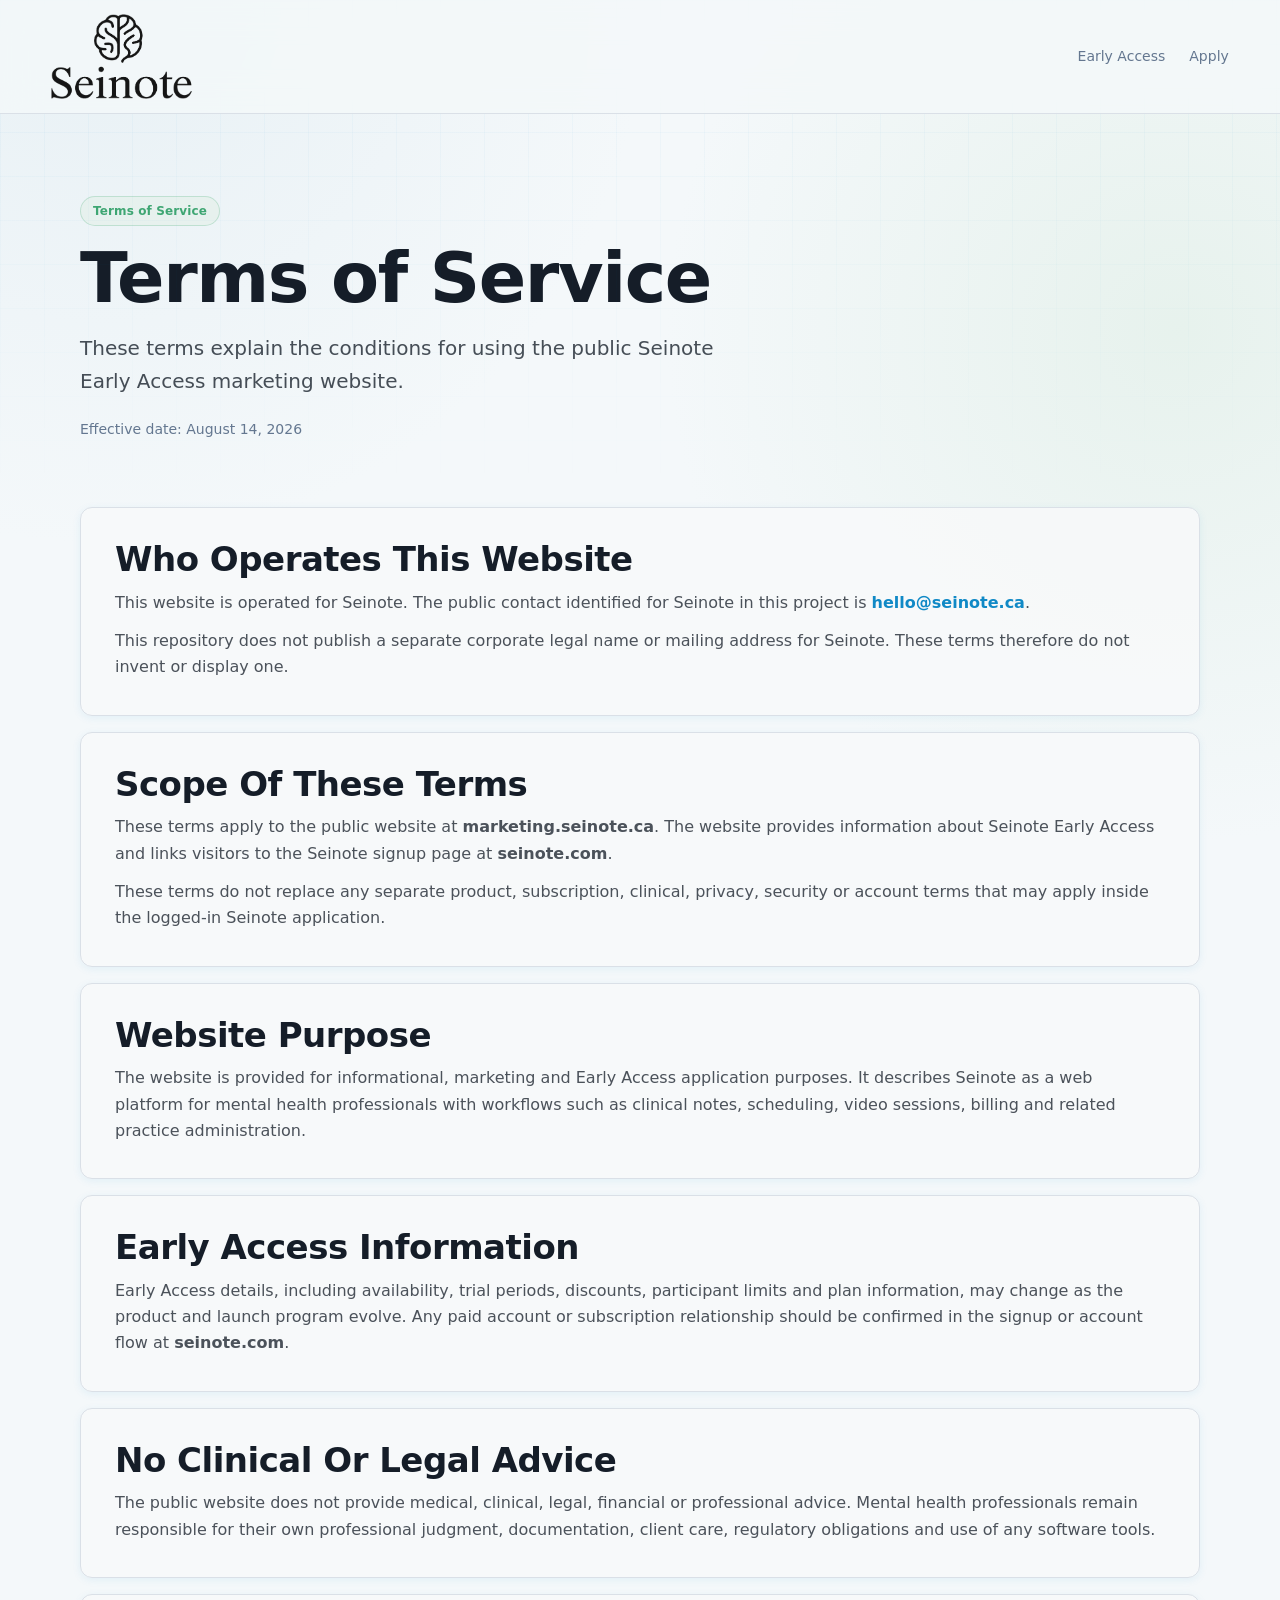
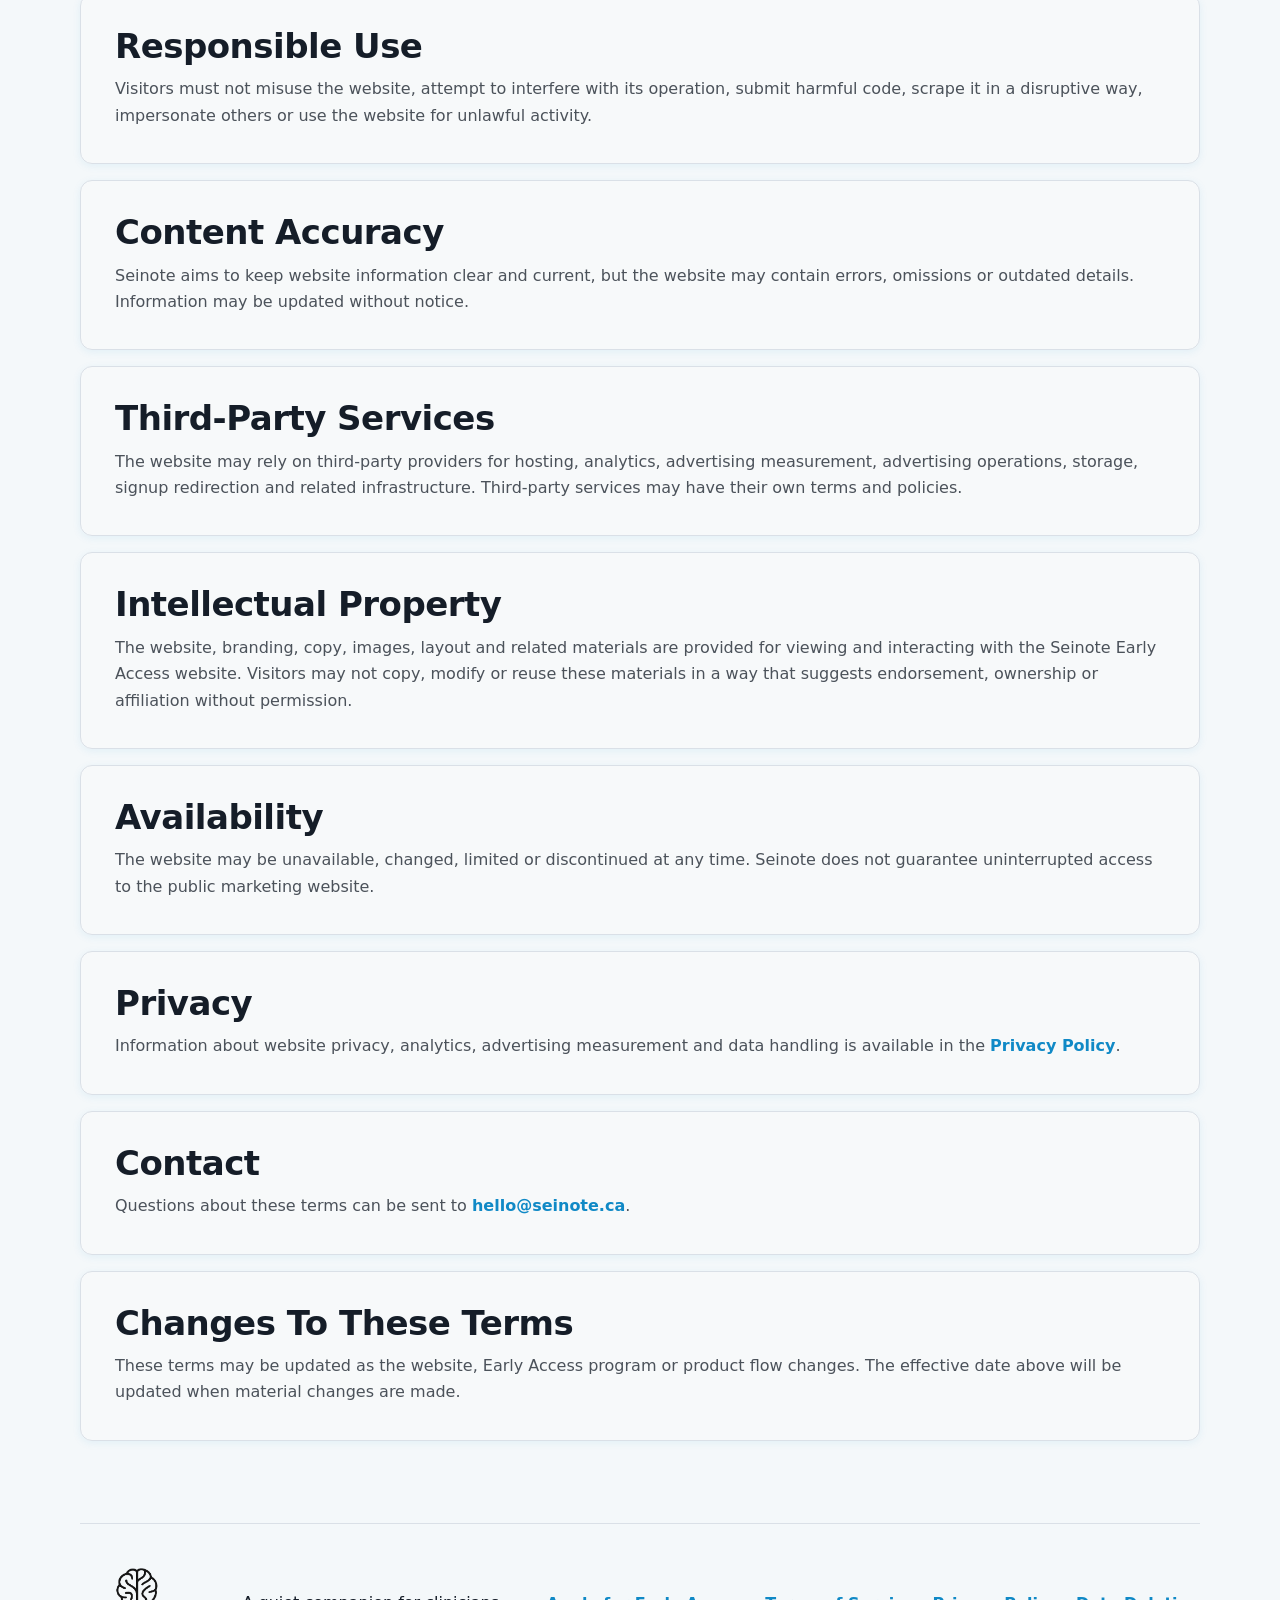
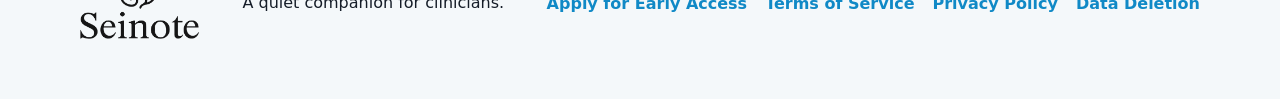
<file: terms.html>
<!doctype html>
<html lang="en-CA">
  <head>
    <meta charset="utf-8" />
    <meta name="viewport" content="width=device-width, initial-scale=1" />
    <title>Terms of Service | Seinote</title>
    <meta name="description" content="Terms of Service for the Seinote Early Access marketing website." />
    <meta property="og:title" content="Seinote Terms of Service" />
    <meta property="og:description" content="Terms for using the Seinote Early Access marketing website." />
    <meta property="og:site_name" content="Seinote" />
    <meta property="og:locale" content="en_CA" />
    <link rel="icon" href="/assets/seinote/favicon.png" />
    <link rel="stylesheet" href="/seinote-early-access.css" />
  </head>
  <body>
    <header class="site-header">
      <a class="logo-link" href="/" aria-label="Seinote Early Access home">
        <img src="/assets/seinote/seinote-logo.png" alt="Seinote" />
      </a>
      <nav aria-label="Terms navigation">
        <a href="/">Early Access</a>
        <a href="https://seinote.com/login">Apply</a>
      </nav>
    </header>

    <main id="top">
      <section class="section privacy-hero">
        <span class="eyebrow">Terms of Service</span>
        <h1>Terms of Service</h1>
        <p class="lead">These terms explain the conditions for using the public Seinote Early Access marketing website.</p>
        <p class="micro">Effective date: August 14, 2026</p>
      </section>

      <section class="section privacy-content">
        <article>
          <h2>Who Operates This Website</h2>
          <p>This website is operated for Seinote. The public contact identified for Seinote in this project is <a href="mailto:hello@seinote.ca">hello@seinote.ca</a>.</p>
          <p>This repository does not publish a separate corporate legal name or mailing address for Seinote. These terms therefore do not invent or display one.</p>
        </article>

        <article>
          <h2>Scope Of These Terms</h2>
          <p>These terms apply to the public website at <strong>marketing.seinote.ca</strong>. The website provides information about Seinote Early Access and links visitors to the Seinote signup page at <strong>seinote.com</strong>.</p>
          <p>These terms do not replace any separate product, subscription, clinical, privacy, security or account terms that may apply inside the logged-in Seinote application.</p>
        </article>

        <article>
          <h2>Website Purpose</h2>
          <p>The website is provided for informational, marketing and Early Access application purposes. It describes Seinote as a web platform for mental health professionals with workflows such as clinical notes, scheduling, video sessions, billing and related practice administration.</p>
        </article>

        <article>
          <h2>Early Access Information</h2>
          <p>Early Access details, including availability, trial periods, discounts, participant limits and plan information, may change as the product and launch program evolve. Any paid account or subscription relationship should be confirmed in the signup or account flow at <strong>seinote.com</strong>.</p>
        </article>

        <article>
          <h2>No Clinical Or Legal Advice</h2>
          <p>The public website does not provide medical, clinical, legal, financial or professional advice. Mental health professionals remain responsible for their own professional judgment, documentation, client care, regulatory obligations and use of any software tools.</p>
        </article>

        <article>
          <h2>Responsible Use</h2>
          <p>Visitors must not misuse the website, attempt to interfere with its operation, submit harmful code, scrape it in a disruptive way, impersonate others or use the website for unlawful activity.</p>
        </article>

        <article>
          <h2>Content Accuracy</h2>
          <p>Seinote aims to keep website information clear and current, but the website may contain errors, omissions or outdated details. Information may be updated without notice.</p>
        </article>

        <article>
          <h2>Third-Party Services</h2>
          <p>The website may rely on third-party providers for hosting, analytics, advertising measurement, advertising operations, storage, signup redirection and related infrastructure. Third-party services may have their own terms and policies.</p>
        </article>

        <article>
          <h2>Intellectual Property</h2>
          <p>The website, branding, copy, images, layout and related materials are provided for viewing and interacting with the Seinote Early Access website. Visitors may not copy, modify or reuse these materials in a way that suggests endorsement, ownership or affiliation without permission.</p>
        </article>

        <article>
          <h2>Availability</h2>
          <p>The website may be unavailable, changed, limited or discontinued at any time. Seinote does not guarantee uninterrupted access to the public marketing website.</p>
        </article>

        <article>
          <h2>Privacy</h2>
          <p>Information about website privacy, analytics, advertising measurement and data handling is available in the <a href="/privacy">Privacy Policy</a>.</p>
        </article>

        <article>
          <h2>Contact</h2>
          <p>Questions about these terms can be sent to <a href="mailto:hello@seinote.ca">hello@seinote.ca</a>.</p>
        </article>

        <article>
          <h2>Changes To These Terms</h2>
          <p>These terms may be updated as the website, Early Access program or product flow changes. The effective date above will be updated when material changes are made.</p>
        </article>
      </section>
    </main>

    <footer class="footer">
      <img src="/assets/seinote/seinote-logo.png" alt="Seinote" />
      <p>A quiet companion for clinicians.</p>
      <div class="footer-links">
        <a href="https://seinote.com/login">Apply for Early Access</a>
        <a href="/terms">Terms of Service</a>
        <a href="/privacy">Privacy Policy</a>
        <a href="/data-deletion">Data Deletion</a>
      </div>
    </footer>
  </body>
</html>
</file>
<file: seinote-early-access.css>
:root {
  --background: 205 40% 97%;
  --foreground: 215 30% 12%;
  --card: 200 30% 98%;
  --surface-elevated: 200 25% 96%;
  --primary: 200 85% 42%;
  --primary-soft: 200 40% 92%;
  --secondary: 150 45% 45%;
  --secondary-soft: 150 30% 92%;
  --muted: 210 18% 93%;
  --muted-foreground: 215 18% 48%;
  --accent: 25 35% 91%;
  --warning: 35 85% 55%;
  --border: 210 20% 88%;
  --ring: 200 85% 45%;
  --radius: 12px;
  --radius-lg: 16px;
  --radius-xl: 24px;
  --gradient-primary: linear-gradient(135deg, hsl(var(--primary)), hsl(var(--secondary)));
  --gradient-soft: linear-gradient(180deg, hsl(var(--primary-soft)), hsl(var(--secondary-soft)));
  --shadow-soft: 0 2px 8px hsl(var(--primary) / .08);
  --shadow-medium: 0 4px 20px hsl(var(--primary) / .12);
  --shadow-strong: 0 8px 30px hsl(var(--primary) / .15);
  --shadow-control: 0 2px 8px hsl(215 25% 15% / .1), 0 1px 2px hsl(215 25% 15% / .06);
  --shadow-control-hover: 0 4px 12px hsl(215 25% 15% / .15), 0 2px 4px hsl(215 25% 15% / .1);
}

* { box-sizing: border-box; }
html { scroll-behavior: smooth; }
body {
  margin: 0;
  color: hsl(var(--foreground));
  background:
    radial-gradient(circle at 8% 0%, hsl(var(--primary-soft) / .7), transparent 34rem),
    radial-gradient(circle at 92% 10%, hsl(var(--secondary-soft) / .85), transparent 32rem),
    hsl(var(--background));
  font-family: ui-sans-serif, system-ui, -apple-system, BlinkMacSystemFont, "Segoe UI", sans-serif;
  -webkit-font-smoothing: antialiased;
  -moz-osx-font-smoothing: grayscale;
}
body::before {
  content: "";
  position: fixed;
  inset: 0;
  pointer-events: none;
  background:
    linear-gradient(90deg, hsl(var(--primary) / .045) 1px, transparent 1px),
    linear-gradient(hsl(var(--primary) / .045) 1px, transparent 1px);
  background-size: 44px 44px;
  mask-image: linear-gradient(to bottom, black, transparent 55%);
}
body.intro-active {
  overflow: hidden;
}
.intro-screen {
  position: fixed;
  inset: 0;
  z-index: 100;
  display: grid;
  place-items: center;
  background:
    radial-gradient(circle at 50% 42%, hsl(var(--primary-soft)), transparent 24rem),
    linear-gradient(180deg, hsl(var(--background)), hsl(var(--surface-elevated)));
  transition: opacity .55s ease, visibility .55s ease;
}
.intro-screen.is-hidden {
  opacity: 0;
  visibility: hidden;
  pointer-events: none;
}
.intro-glow {
  position: absolute;
  width: min(54vw, 540px);
  aspect-ratio: 1;
  border-radius: 999px;
  background: var(--gradient-primary);
  filter: blur(70px);
  opacity: .15;
  animation: introPulse 1.45s ease-in-out both;
}
.intro-card {
  position: relative;
  z-index: 1;
  display: grid;
  gap: 18px;
  justify-items: center;
  padding: 28px 34px;
  border: 1px solid hsl(var(--border));
  border-radius: var(--radius-xl);
  background: hsl(var(--card) / .82);
  box-shadow: var(--shadow-strong);
  backdrop-filter: blur(18px);
  animation: introRise 1.15s cubic-bezier(.2, .8, .2, 1) both;
}
.intro-card img {
  width: min(54vw, 210px);
}
.intro-card span {
  color: hsl(var(--muted-foreground));
  font-size: 13px;
  font-weight: 700;
  letter-spacing: .08em;
  text-transform: uppercase;
}
.intro-line {
  position: absolute;
  bottom: clamp(48px, 8vh, 86px);
  width: min(260px, 54vw);
  height: 3px;
  overflow: hidden;
  border-radius: 999px;
  background: hsl(var(--border));
}
.intro-line::after {
  content: "";
  display: block;
  width: 100%;
  height: 100%;
  border-radius: inherit;
  background: var(--gradient-primary);
  transform-origin: left;
  animation: introLine 1.25s ease both;
}
.site-header,
.hero-copy > *,
.product-frame {
  animation: pageReveal .8s cubic-bezier(.2, .8, .2, 1) both;
}
.site-header { animation-delay: .52s; }
.hero-copy .eyebrow { animation-delay: .68s; }
.hero-copy h1 { animation-delay: .76s; }
.hero-copy .lead { animation-delay: .84s; }
.hero-actions { animation-delay: .92s; }
.hero-copy .micro { animation-delay: 1s; }
.product-frame { animation-delay: .88s; }
a { color: inherit; text-decoration: none; }
p { line-height: 1.65; }
.site-header {
  position: sticky;
  top: 0;
  z-index: 10;
  min-height: 76px;
  padding: 14px clamp(18px, 4vw, 56px);
  display: flex;
  align-items: center;
  justify-content: space-between;
  gap: 22px;
  background: hsl(var(--background) / .86);
  backdrop-filter: blur(18px);
  border-bottom: 1px solid hsl(var(--border));
}
.logo-link img { width: 142px; height: auto; display: block; }
nav { display: flex; gap: 24px; color: hsl(var(--muted-foreground)); font-size: 14px; font-weight: 500; }
nav a:hover { color: hsl(var(--foreground)); }
.header-actions {
  display: flex;
  align-items: center;
  gap: 10px;
}
.language-toggle {
  min-width: 44px;
  min-height: 40px;
  border: 1px solid hsl(var(--border));
  border-radius: 999px;
  background: hsl(var(--card) / .82);
  color: hsl(var(--foreground));
  box-shadow: var(--shadow-control);
  font-weight: 800;
  transition: transform .18s ease, box-shadow .18s ease, background .18s ease;
}
.language-toggle:hover {
  transform: translateY(-2px);
  box-shadow: var(--shadow-control-hover);
  background: white;
}
.section {
  width: min(1120px, calc(100% - 36px));
  margin: 0 auto;
  padding: 82px 0;
}
.hero {
  min-height: calc(100vh - 76px);
  display: grid;
  grid-template-columns: minmax(360px, .86fr) minmax(520px, 1.16fr);
  gap: clamp(30px, 4vw, 58px);
  align-items: center;
}
.eyebrow {
  display: inline-flex;
  width: fit-content;
  border: 1px solid hsl(var(--secondary) / .24);
  color: hsl(var(--secondary));
  background: hsl(var(--secondary-soft) / .74);
  border-radius: 999px;
  padding: 7px 12px;
  font-size: 12px;
  font-weight: 700;
  letter-spacing: .01em;
}
h1, h2 {
  margin: 18px 0 16px;
  color: hsl(var(--foreground));
  font-family: inherit;
  letter-spacing: 0;
  font-weight: 800;
}
h1 { font-size: clamp(44px, 7vw, 76px); line-height: .98; max-width: 780px; letter-spacing: -.02em; }
h2 { font-size: clamp(34px, 4vw, 54px); line-height: 1.04; letter-spacing: -.015em; }
h3 { color: hsl(var(--foreground)); font-size: 20px; margin: 0 0 10px; font-weight: 750; }
.lead { font-size: 20px; max-width: 680px; color: hsl(var(--foreground) / .78); }
.micro { color: hsl(var(--muted-foreground)); font-size: 14px; max-width: 620px; }
.button {
  border: 1px solid transparent;
  border-radius: 999px;
  min-height: 48px;
  padding: 13px 20px;
  display: inline-flex;
  align-items: center;
  justify-content: center;
  font-weight: 800;
  box-shadow: var(--shadow-control);
  transition: transform .18s ease, box-shadow .18s ease, background .18s ease;
}
.button:hover { transform: translateY(-2px); box-shadow: var(--shadow-control-hover); }
.button.primary {
  background: linear-gradient(135deg, hsl(200 52% 45%), hsl(150 32% 45%));
  color: hsl(210 100% 99%);
  box-shadow: 0 10px 24px hsl(var(--primary) / .13);
}
.button.primary:hover {
  background: linear-gradient(135deg, hsl(200 48% 40%), hsl(150 30% 40%));
}
.button.secondary { background: hsl(var(--card) / .72); color: hsl(var(--foreground)); border-color: hsl(var(--border)); }
.button.small { min-height: 40px; padding: 9px 16px; }
.cta-button {
  display: inline-flex;
  align-items: center;
  line-height: 1.2;
  text-align: center;
}
.cta-button span {
  font-size: 15px;
  font-weight: 800;
}
.cta-button.small span {
  font-size: 13px;
}
.hero-actions { display: flex; gap: 12px; flex-wrap: wrap; margin: 28px 0 14px; }
.product-frame {
  border: 1px solid hsl(var(--border));
  background: linear-gradient(180deg, hsl(var(--card)), hsl(var(--surface-elevated)));
  border-radius: var(--radius-lg);
  box-shadow: var(--shadow-strong);
  overflow: hidden;
}
.hero-image-frame {
  background: hsl(var(--card) / .72);
  padding: 8px;
  transform: translateX(10px) scale(1.06);
  transform-origin: center;
}
.hero-image-frame img {
  width: 100%;
  height: auto;
  border-radius: calc(var(--radius-lg) - 6px);
  box-shadow: var(--shadow-medium);
}
.browser-bar { height: 42px; display: flex; align-items: center; gap: 7px; padding: 0 16px; border-bottom: 1px solid hsl(var(--border)); }
.browser-bar span { width: 10px; height: 10px; border-radius: 50%; background: hsl(var(--muted-foreground) / .28); }
.product-panel { padding: clamp(24px, 4vw, 42px); display: grid; gap: 22px; }
.product-panel small { color: hsl(var(--primary)); text-transform: uppercase; font-weight: 800; letter-spacing: .08em; }
.product-panel strong { display: block; color: hsl(var(--foreground)); font-size: clamp(26px, 3vw, 38px); margin: 10px 0; font-weight: 800; letter-spacing: -.015em; }
.note-card { border: 1px solid hsl(var(--border)); border-radius: var(--radius); padding: 22px; background: white; display: grid; gap: 10px; box-shadow: var(--shadow-soft); }
.note-card b { font-size: 24px; }
.note-card i { display: block; height: 11px; border-radius: 99px; background: hsl(var(--primary) / .16); }
.note-card i:nth-child(5) { width: 62%; }
.flow-row { display: grid; grid-template-columns: repeat(3, 1fr); gap: 10px; }
.flow-row span { background: hsl(var(--primary-soft) / .72); border: 1px solid hsl(var(--primary) / .16); border-radius: var(--radius); padding: 14px; font-weight: 800; text-align: center; color: hsl(var(--foreground)); }
.split, .early, .partner { display: grid; grid-template-columns: .9fr 1.1fr; gap: clamp(28px, 5vw, 70px); align-items: start; }
.stack { color: hsl(var(--foreground) / .78); font-size: 18px; }
.notes-flow {
  width: min(1320px, calc(100% - 24px));
  padding-top: 18px;
  padding-bottom: 72px;
}
.notes-flow img {
  width: 100%;
  height: auto;
  border-radius: var(--radius-xl);
  box-shadow: var(--shadow-strong);
}
.feature-overview-image {
  margin: 34px 0 0;
}
.feature-overview-image img {
  display: block;
  width: 100%;
  height: auto;
  border-radius: var(--radius-xl);
  box-shadow: var(--shadow-strong);
}
.cards, .feature-grid, .benefits { display: grid; gap: 16px; margin-top: 28px; }
.cards.three { grid-template-columns: repeat(3, 1fr); }
.cards.two, .benefits { grid-template-columns: repeat(2, 1fr); }
article, details, form {
  border: 1px solid hsl(var(--border));
  border-radius: var(--radius);
  background: hsl(var(--card) / .86);
  box-shadow: var(--shadow-soft);
}
article { padding: 24px; }
article > b { display: grid; place-items: center; width: 36px; height: 36px; border-radius: 50%; background: var(--gradient-primary); color: white; margin-bottom: 18px; }
.feature-grid { grid-template-columns: repeat(3, 1fr); }
.listening {
  text-align: center;
  border: 1px solid hsl(var(--border));
  border-radius: var(--radius-lg);
  padding-inline: clamp(24px, 6vw, 92px);
  background: linear-gradient(135deg, hsl(var(--foreground)), hsl(205 38% 22%));
  color: hsl(var(--background) / .88);
  box-shadow: var(--shadow-medium);
}
.listening h2 { color: white; }
.quiet-line { color: hsl(var(--secondary-soft)); font-weight: 700; }
.early { align-items: center; }
.benefits { margin-top: 0; }
.partner {
  border-top: 1px solid hsl(var(--border));
  border-bottom: 1px solid hsl(var(--border));
}
.faq-list { display: grid; gap: 10px; margin-top: 24px; }
details { padding: 18px 20px; }
summary { cursor: pointer; color: hsl(var(--foreground)); font-weight: 800; }
.apply { display: grid; grid-template-columns: .75fr 1.25fr; gap: 32px; align-items: start; }
.apply-action {
  display: grid;
  justify-items: start;
  gap: 10px;
}
form { padding: 24px; display: grid; gap: 16px; }
.form-grid { display: grid; grid-template-columns: repeat(2, 1fr); gap: 16px; }
label { display: grid; gap: 7px; color: hsl(var(--foreground) / .78); font-size: 14px; font-weight: 700; }
input, select, textarea {
  width: 100%;
  border: 1px solid hsl(var(--border));
  border-radius: var(--radius);
  padding: 13px 14px;
  color: hsl(var(--foreground));
  background: white;
  font: inherit;
}
textarea { min-height: 96px; resize: vertical; }
input:focus, select:focus, textarea:focus { outline: 3px solid hsl(var(--ring) / .22); border-color: hsl(var(--primary)); }
.consent { grid-template-columns: 22px 1fr; align-items: start; }
.consent input { width: 18px; height: 18px; margin-top: 3px; }
.form-actions { display: flex; align-items: center; gap: 14px; flex-wrap: wrap; }
#form-status { margin: 0; color: hsl(var(--warning)); font-weight: 800; }
.thank-you {
  background: white;
  border: 1px solid hsl(var(--border));
  border-radius: var(--radius);
  padding-inline: clamp(24px, 5vw, 72px);
}
.footer {
  width: min(1120px, calc(100% - 36px));
  margin: 0 auto;
  padding: 44px 0 60px;
  display: flex;
  align-items: center;
  justify-content: space-between;
  gap: 18px;
  border-top: 1px solid hsl(var(--border));
}
.footer img { width: 120px; }
.footer a { font-weight: 800; color: hsl(var(--primary)); }
.footer-links {
  display: flex;
  align-items: center;
  gap: 18px;
  flex-wrap: wrap;
}
.privacy-hero {
  min-height: auto;
  padding-bottom: 34px;
}
.privacy-hero h1 {
  font-size: clamp(44px, 6vw, 70px);
}
.privacy-content {
  display: grid;
  gap: 16px;
  padding-top: 18px;
}
.privacy-content article {
  padding: clamp(22px, 3vw, 34px);
}
.privacy-content h2 {
  margin: 0 0 12px;
  font-size: clamp(24px, 3vw, 34px);
}
.privacy-content p {
  margin: 0 0 12px;
  color: hsl(var(--foreground) / .76);
}
.privacy-content p:last-child {
  margin-bottom: 0;
}
.privacy-content a {
  color: hsl(var(--primary));
  font-weight: 800;
}

@media (prefers-reduced-motion: reduce) {
  html { scroll-behavior: auto; }
  .button, .intro-screen { transition: none; }
  .button:hover, .language-toggle:hover { transform: none; }
  .intro-glow, .intro-card, .intro-line::after, .site-header, .hero-copy > *, .product-frame { animation: none; }
  body.intro-active { overflow: auto; }
}

@media (max-width: 860px) {
  .site-header { align-items: center; }
  nav { display: none; }
  .hero, .split, .early, .partner, .apply { grid-template-columns: 1fr; }
  .hero-image-frame { transform: none; }
  .notes-flow {
    width: min(100% - 18px, 1120px);
    padding-top: 0;
    padding-bottom: 52px;
    overflow-x: auto;
  }
  .notes-flow img {
    min-width: 760px;
  }
  .cards.three, .cards.two, .feature-grid, .benefits, .form-grid { grid-template-columns: 1fr; }
  .section { padding: 56px 0; }
  h1 { font-size: clamp(38px, 11vw, 54px); }
  .footer { flex-direction: column; align-items: flex-start; }
  .footer-links { align-items: flex-start; }
}

@media (max-width: 520px) {
  .site-header { padding: 12px 16px; }
  .logo-link img { width: 104px; }
  .button.small { min-height: 38px; padding: 8px 12px; font-size: 12px; }
  .header-actions { gap: 7px; }
  .language-toggle { min-width: 40px; min-height: 38px; font-size: 12px; }
  .hero-actions .button { width: 100%; }
}

@keyframes introPulse {
  0% { transform: scale(.74); opacity: 0; }
  52% { opacity: .18; }
  100% { transform: scale(1); opacity: .12; }
}

@keyframes introRise {
  0% { opacity: 0; transform: translateY(18px) scale(.96); }
  100% { opacity: 1; transform: translateY(0) scale(1); }
}

@keyframes introLine {
  0% { transform: scaleX(0); }
  100% { transform: scaleX(1); }
}

@keyframes pageReveal {
  0% { opacity: 0; transform: translateY(18px); }
  100% { opacity: 1; transform: translateY(0); }
}
</file>
